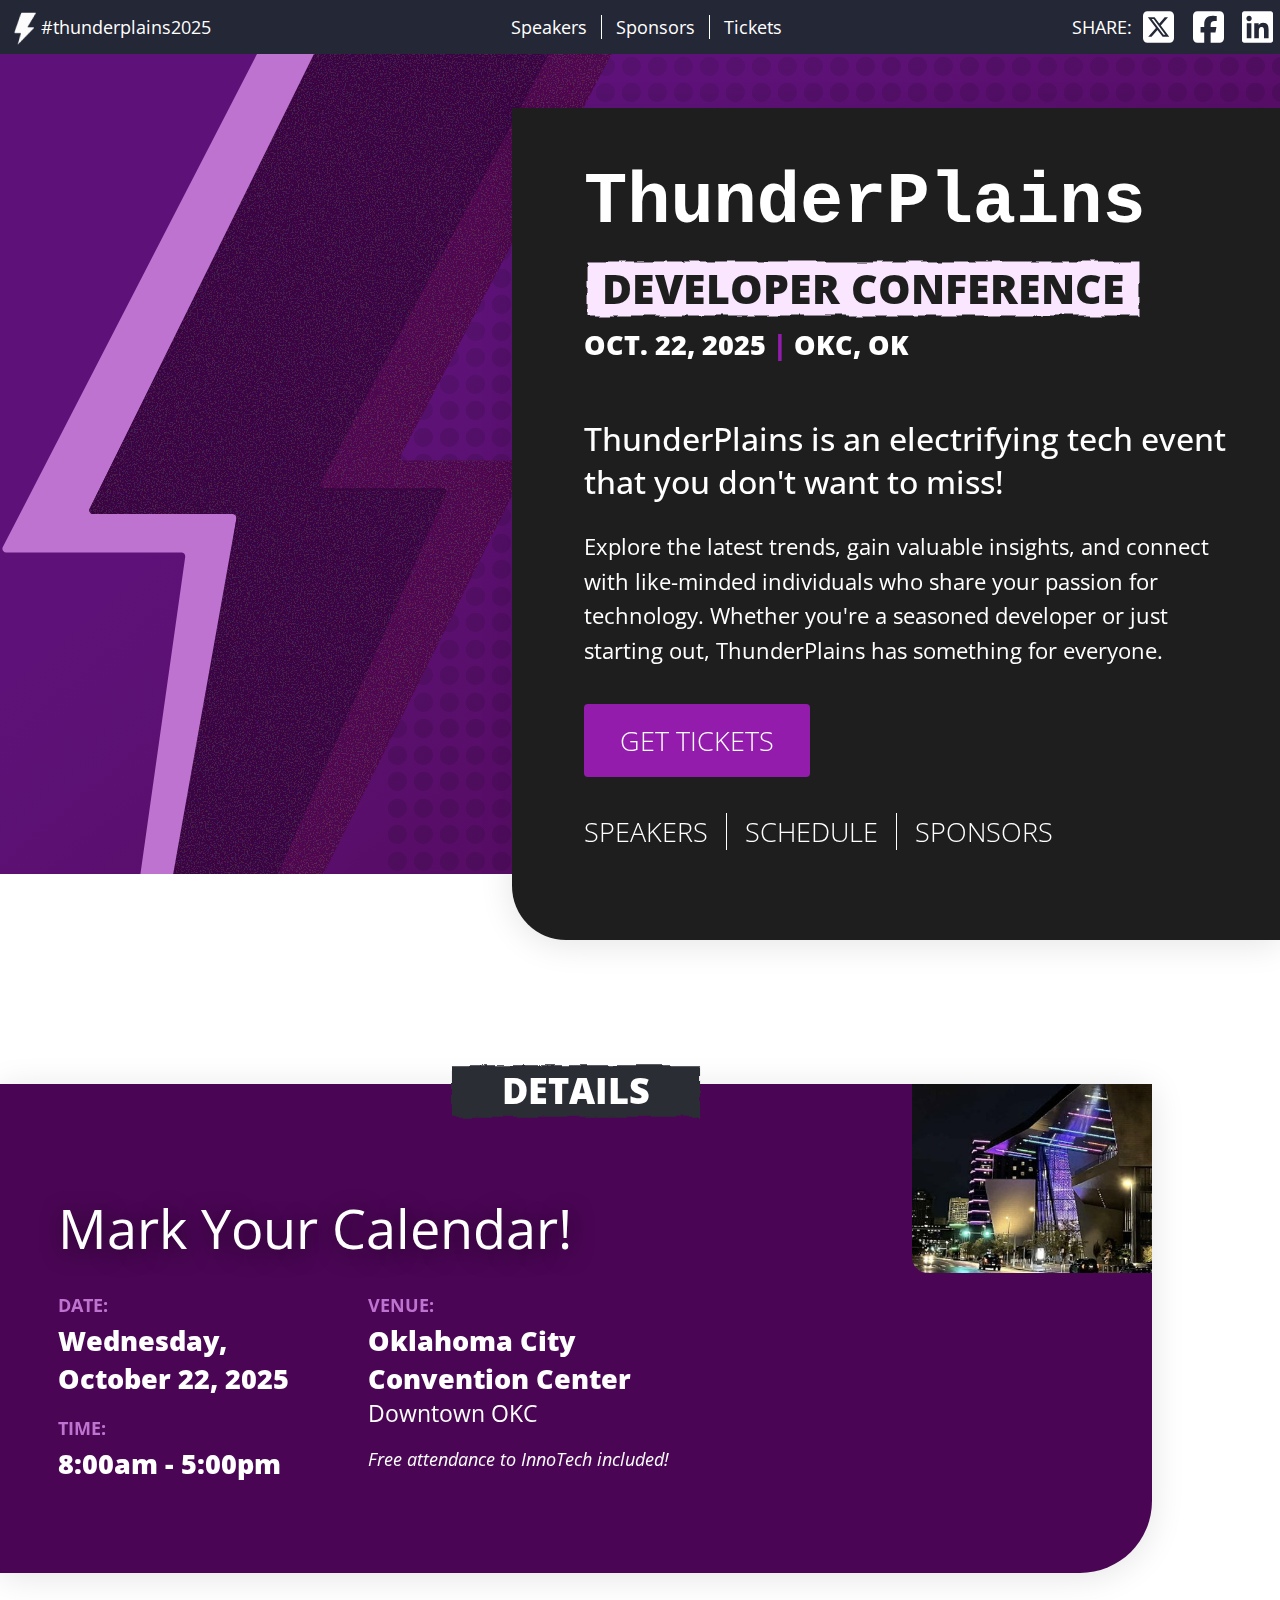
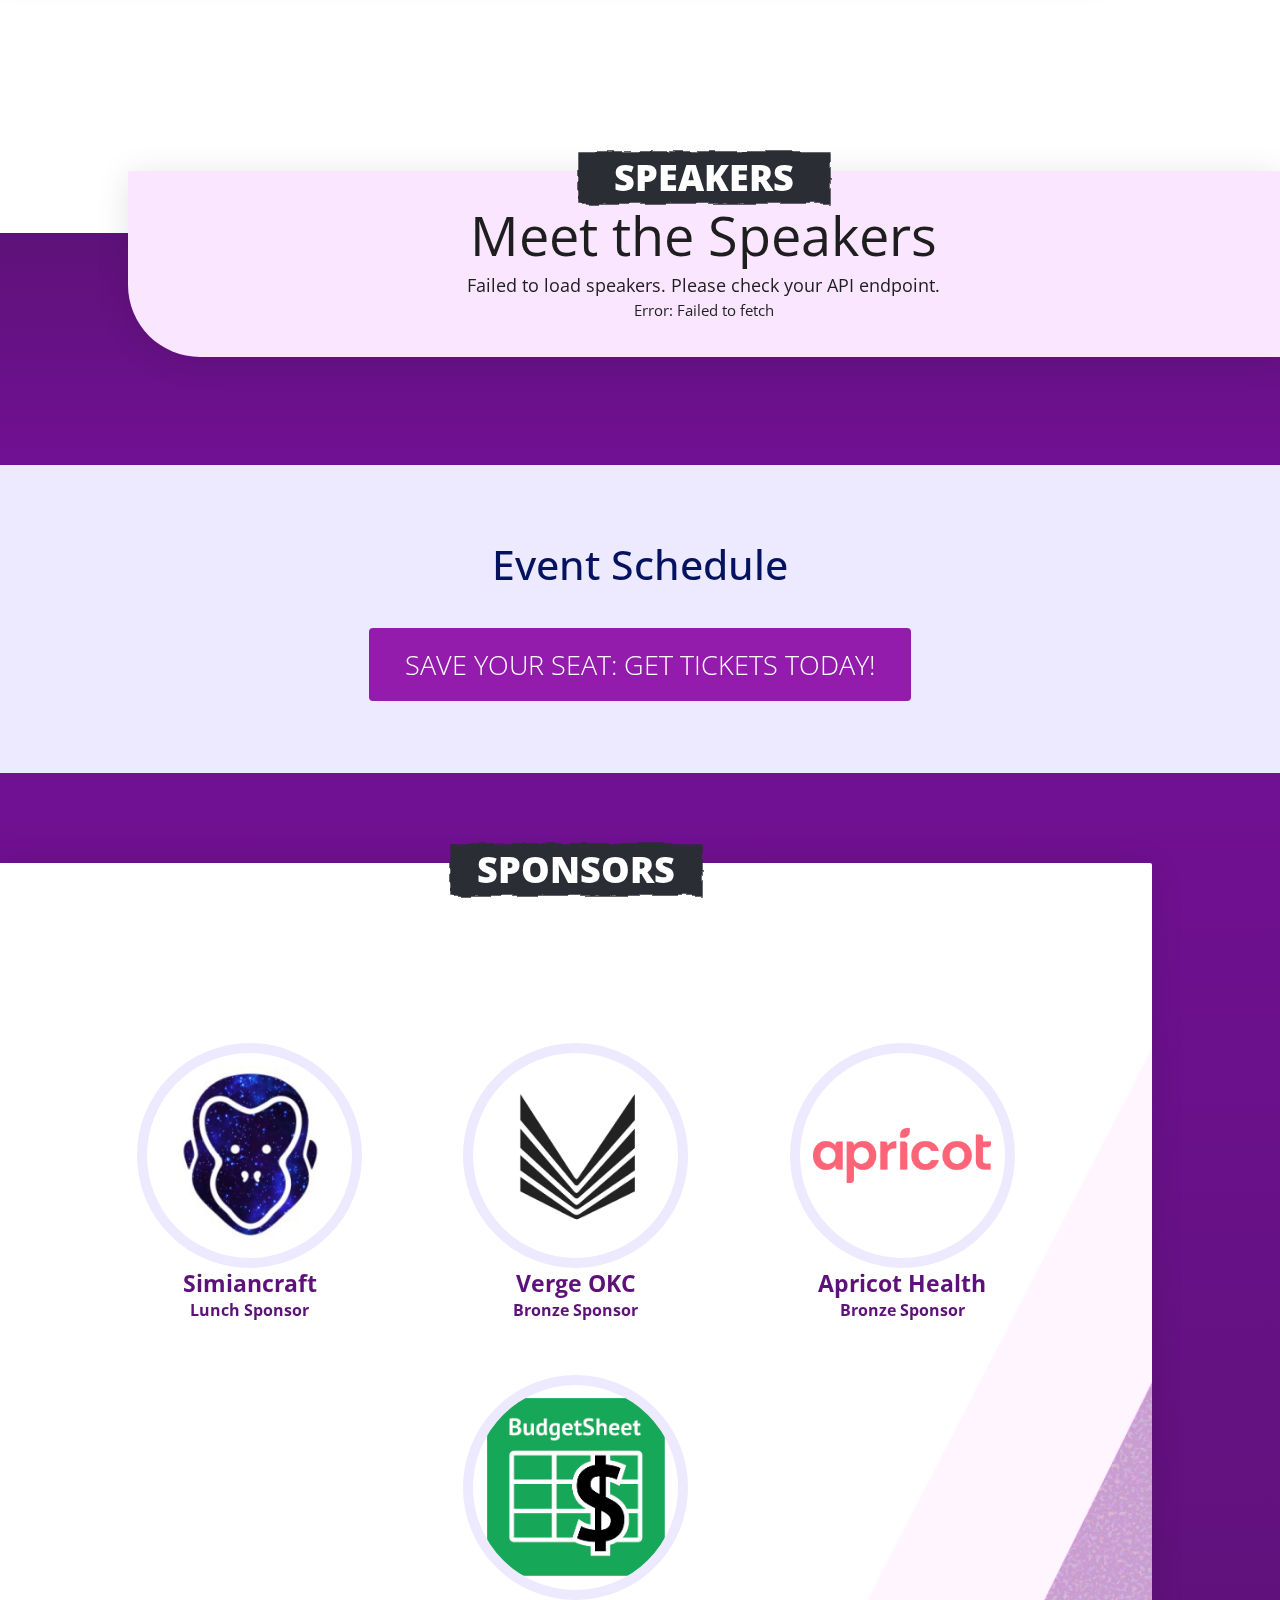
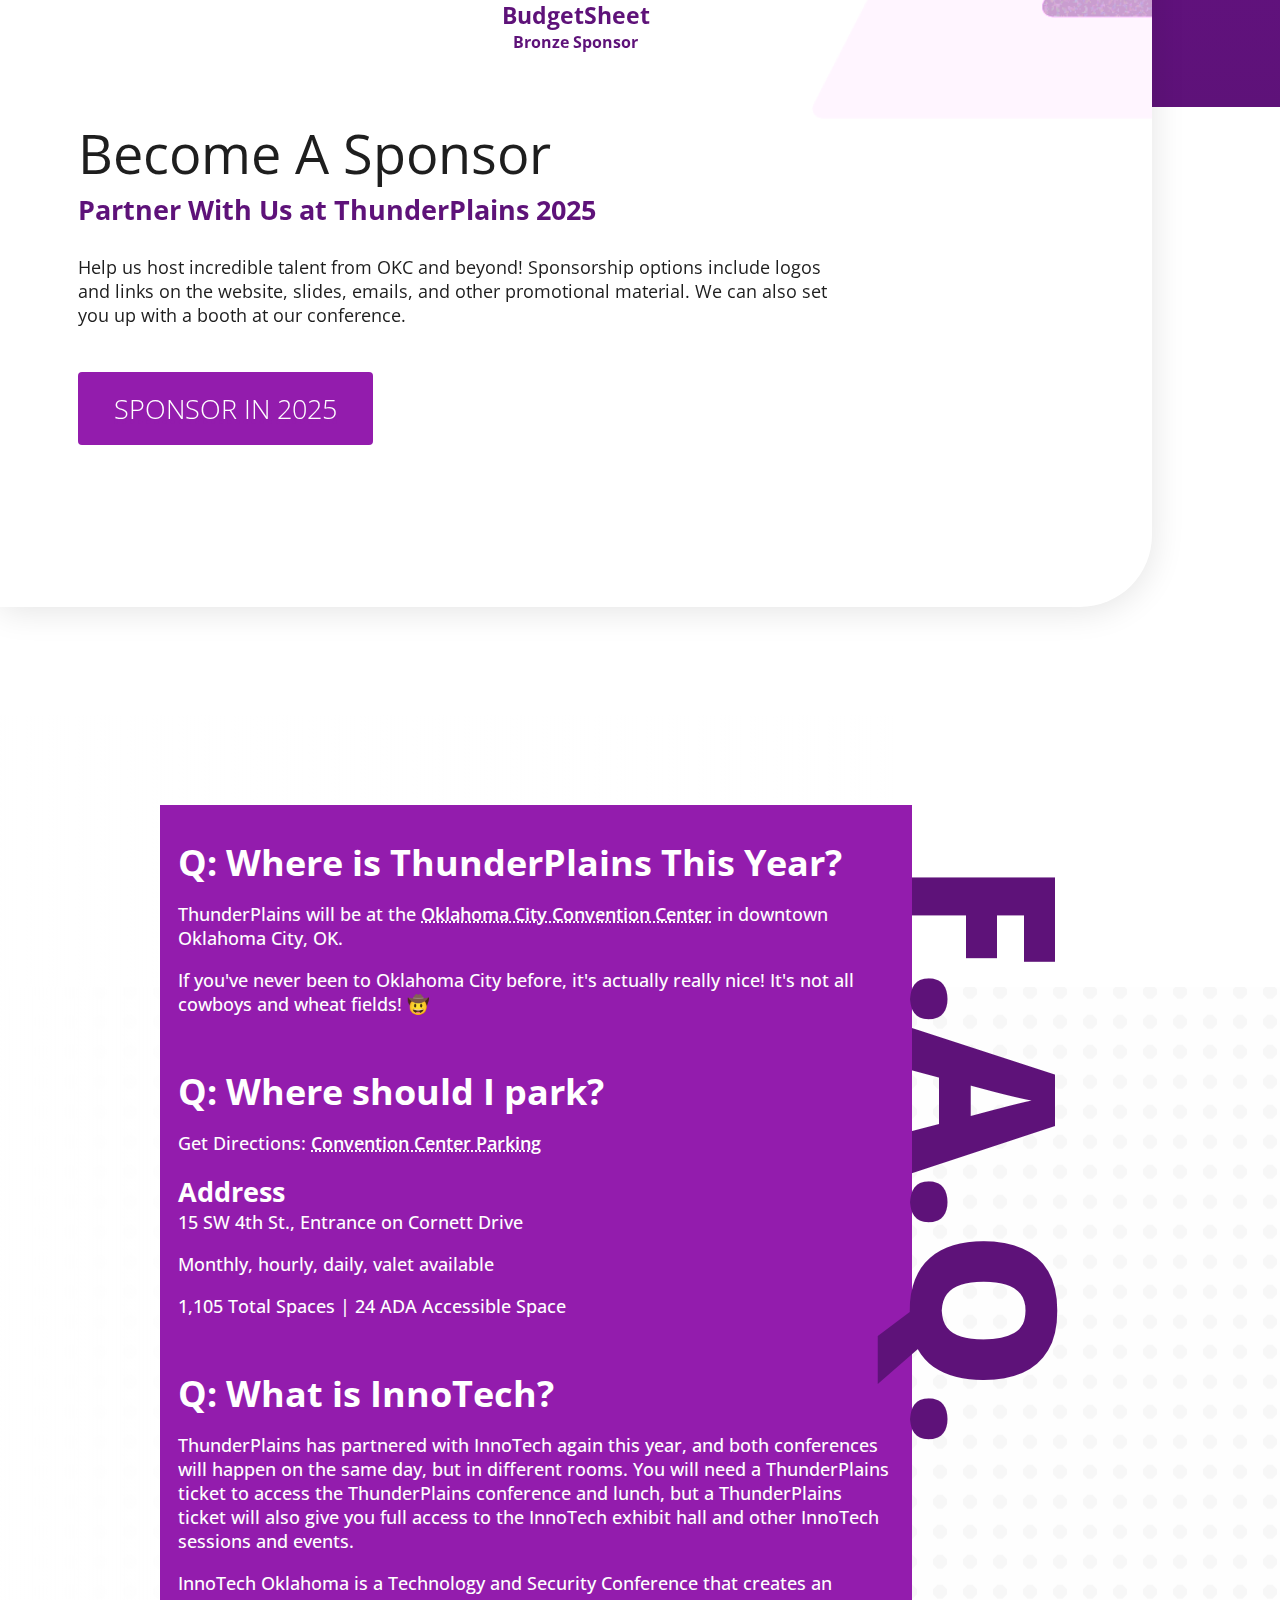
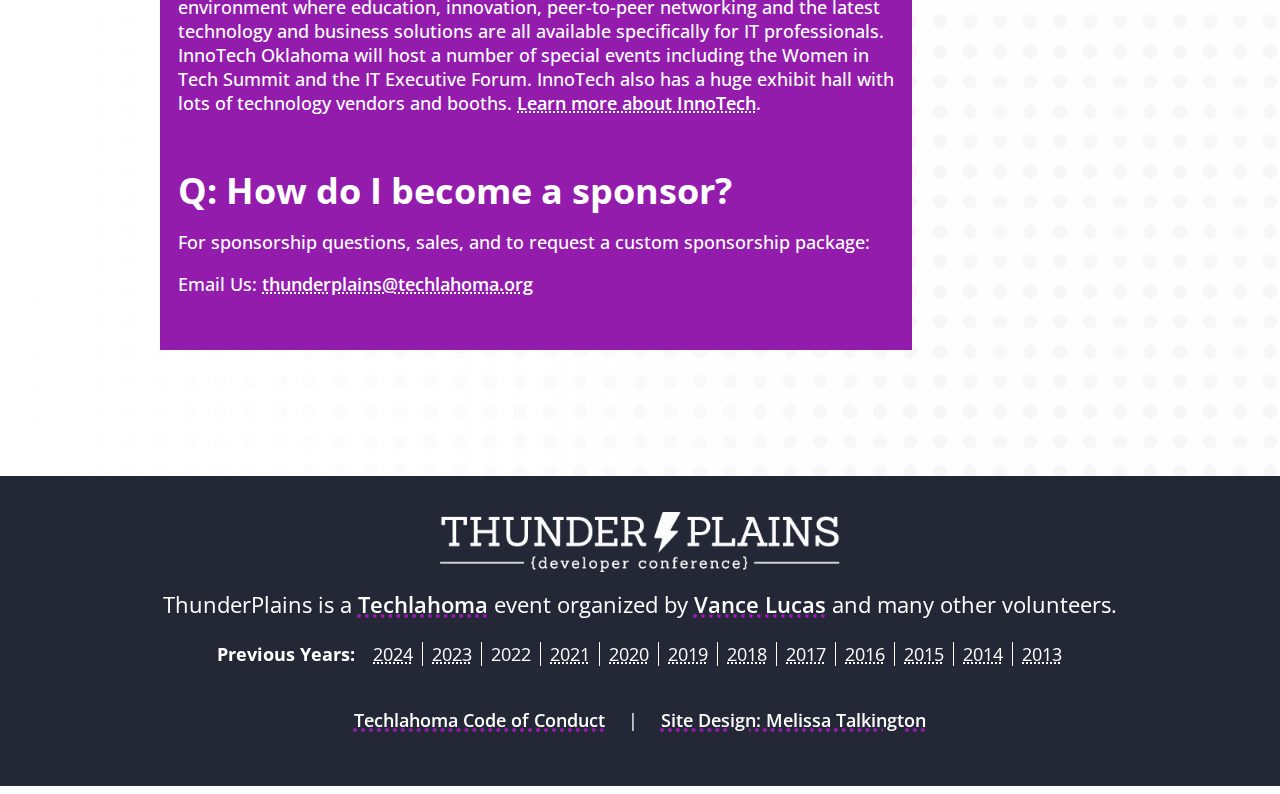
<file: index.html>
<!DOCTYPE html>
<html lang="en">
  <head>
    <meta charset="UTF-8" />
    <meta name="viewport" content="width=device-width, initial-scale=1.0" />
    <title>ThunderPlains</title>
    <link rel="stylesheet" href="styles.css" />
    <!--<link rel="stylesheet" href="thunderplains-lower.css">-->
  </head>
  <body>
    <header class="top-nav">
      <nav class="navbar">
        <div class="logo flex">
          <a href="https://twitter.com/ThunderPlains">
            <img class="logo-bolt" src="assets/tiny-bolt.png" alt="logo-bolt" />
            <span>#thunderplains2025</span>
          </a>
        </div>
        <div class="link-container">
          <ul class="links">
            <li class="link">
              <a href="#speakers">Speakers</a>
            </li>
            <li class="link">
              <a href="#sponsors">Sponsors</a>
            </li>
            <li class="link">
              <a href="https://ti.to/techlahoma/thunderplains-2025">Tickets</a>
            </li>
            <!--<li class="link">
              <a href="https://airtable.com/app1ec8sV8nSbCIAs/pagyxhjEDfCrZM2AE/form">Volunteers</a>
            </li>-->
          </ul>
        </div>
        <div class="socials">
          <p>Share:</p>
          <a
            href="https://x.com/intent/tweet?url=https%3A%2F%2F2025.thunderplainsconf.com%2F"
            target="_blank"
            rel="noopener noreferrer"
          >
            <img
              class="social-link"
              src="assets/x-twitter.svg"
              alt="Share on X"
            />
          </a>
          <a
            href="https://www.facebook.com/sharer/sharer.php?u=https%3A%2F%2F2025.thunderplainsconf.com%2F"
            target="_blank"
            rel="noopener noreferrer"
          >
            <img
              class="social-link"
              src="assets/facebook.svg"
              alt="Share on Facebook"
            />
          </a>
          <a
            href="https://www.linkedin.com/sharing/share-offsite/?url=https%3A%2F%2F2025.thunderplainsconf.com%2F"
            target="_blank"
            rel="noopener noreferrer"
          >
            <img
              class="social-link"
              src="assets/linked-in.svg"
              alt="Share on LinkedIn"
            />
          </a>
        </div>
      </nav>
    </header>
    <main>
      <section class="tplains-header">
        <div class="img-wrap">
          <img src="assets/HeaderBolt.svg" alt="ThunderPlains Lightning Bolt" />
        </div>

        <div class="flex flex-container">
          <div class="text-wrapper">
            <div class="copy-container">
              <h1 class="header-text">
                ThunderPlains
                <span class="sub-header"> Developer Conference</span>
              </h1>
              <span class="info"
                >OCT. 22, 2025 <span class="subhead-divider"> | </span>OKC,
                OK</span
              >

              <p class="comment">
                ThunderPlains is an electrifying tech event that you don't want
                to miss!
              </p>
              <p class="intro">
                Explore the latest trends, gain valuable insights, and connect
                with like-minded individuals who share your passion for
                technology. Whether you're a seasoned developer or just starting
                out, ThunderPlains has something for everyone.
              </p>
              <!-- <a
                href="https://sessionize.com/thunderplains-2025/"
                class="primary-btn"
              >
                <span class="btn-text"
                  >Submit A Talk <i class="fal fa-angle-right"></i
                ></span>
              </a>-->
              <a
                href="https://ti.to/techlahoma/thunderplains-2025"
                class="primary-btn"
              >
                <span class="btn-text"
                  >Get Tickets <i class="fal fa-ticket"></i
                ></span>
              </a>
              <div class="btn-container">
                <a href="#speakers"> Speakers </a>
                <a href="#schedule"> Schedule </a>
                <a href="#sponsors"> Sponsors </a>
                <!--<a href="https://airtable.com/app1ec8sV8nSbCIAs/pagyxhjEDfCrZM2AE/form">
                        Volunteer
                    </a>-->
              </div>
            </div>
          </div>
        </div>
      </section>

      <section class="event-details-wrapper">
        <div class="band-wrapper">
          <header class="section-head"><h2>Details</h2></header>
          <img
            src="assets/okc-convention-center.png"
            alt="OKC Convention Center"
            id="event-photo"
          />
          <div class="row-wrapper">
            <div class="details-info">
              <h3>Mark Your Calendar!</h3>
              <div class="details-info-col">
                <h4>Date:</h4>
                <h5>Wednesday,<br />October 22, 2025</h5>
                <h4>Time:</h4>
                <h5>8:00am - 5:00pm</h5>
              </div>
              <div class="details-info-col">
                <h4>Venue:</h4>
                <h5>
                  Oklahoma City Convention Center <span>Downtown OKC</span>
                </h5>
                <p>Free attendance to InnoTech included!</p>
              </div>
            </div>
          </div>
        </div>
      </section>
      <section id="speakers" class="speakers-wrapper">
        <div class="band-wrapper right">
          <header class="section-head"><h2>Speakers</h2></header>
          <div class="row-wrapper">
            <h3>Meet the Speakers</h3>
            <div id="speakers-container">
              <div class="loading">Loading speakers...</div>
            </div>

            <!--<div class="flex-wrapper">
              <div class="copy-wrap">
                <h3>Call for Speakers</h3>
                <h4>May 23, 2025 - July 31, 2025</h4>
                <p>
                  Attention Speakers! ThunderPlains 2025 is accepting proposals for speaking at our October 2025
                  conference. This is a web and mobile developer conference that focuses on JavaScript and related
                  technologies that make the web great. Get creative - we love to hear about new and different topics!
                </p>
                <a href="" class="primary-btn">Submit A Talk <i class="fal fa-angle-right"></i></a>
              </div>
              <div class="img-wrap">
                <img
                  src="assets/topics.png"
                  alt="Possible Topics to Cover at ThunderPlains including: JavaScript, HTML, CSS, UX, DX and more"
                />
              </div>
            </div>-->
          </div>
        </div>
      </section>
      <section id="schedule" class="schedule-wrapper">
        <div class="row-wrapper centered">
          <h2>Event Schedule</h2>

          <script
            type="text/javascript"
            src="https://sessionize.com/api/v2/8b5e9o8b/view/GridSmart"
          ></script>

          <div class="btn-wrapper">
            <a
              class="primary-btn"
              href="https://ti.to/techlahoma/thunderplains-2025/"
              >Save Your Seat: Get Tickets Today!</a
            >
          </div>
        </div>
      </section>
      <section class="sponsors-wrapper" id="sponsors">
        <div class="band-wrapper">
          <header class="section-head"><h2>Sponsors</h2></header>
          <div class="row-wrapper">
          <div class="sponsor-group">

              <div class="sponsor-list">

                <div class="sponsor-item">
                  <div class="s-wrap">
                    <a href="https://simiancraft.com/" title="Mobile App & Custom Dashboard Development Services">
                      <img src="/assets/sponsors/simiancraft.jpeg" alt="Simiancraft" width="450" height="450">
                    </a>
                    <h4>
                      Simiancraft
                      <span>Lunch Sponsor</span>
                    </h4>
                  </div>
                </div>
                <div class="sponsor-item">
                  <div class="s-wrap">
                    <a href="https://vergeokc.com/" title="The hub of entrepreneurship connections in OKC">
                      <img src="/assets/sponsors/vergeokc.png" alt="Verge OKC" width="450" height="450">
                    </a>
                    <h4>
                      Verge OKC
                      <span>Bronze Sponsor</span>
                    </h4>
                  </div>
                </div>
                <div class="sponsor-item">
                  <div class="s-wrap">
                    <a href="https://www.apricothealth.ai/" title="Home health documentation done in minutes, not hours">
                      <img src="/assets/sponsors/apricot.png" alt="Apricot Health" width="450" height="450">
                    </a>
                    <h4>
                      Apricot Health
                      <span>Bronze Sponsor</span>
                    </h4>
                  </div>
                </div>
                <div class="sponsor-item">
                  <div class="s-wrap">
                    <a href="https://www.budgetsheet.com/" title="Import Bank Transactions Into Google Sheets">
                      <img src="/assets/sponsors/budgetsheet.png" alt="BudgetSheet" width="450" height="450">
                    </a>
                    <h4>
                      BudgetSheet
                      <span>Bronze Sponsor</span>
                    </h4>
                  </div>
                </div>
            </div>
          </di>
          <div class="row-wrapper">
            <h3>Become A Sponsor</h3>
            <h4>Partner With Us at ThunderPlains 2025</h4>
            <p>
              Help us host incredible talent from OKC and beyond! Sponsorship
              options include logos and links on the website, slides, emails,
              and other promotional material. We can also set you up with a
              booth at our conference.
            </p>
            <a
              href="https://docs.google.com/document/d/1uCdIqSgcM_4pM2YFCLvF9TIDPEFZbrM8mvf7jUwLmtE/"
              class="primary-btn"
            >
              Sponsor in 2025
            </a>
          </div>
        </div>
      </section>
      <section id="faq">
        <div class="row-wrapper">
          <div class="faq-wrapper">
            <h2>F.A.Q.</h2>
            <div class="faq-list">
              <div class="faq-wrap">
                <h3 class="faq-q">Q: Where is ThunderPlains This Year?</h3>
                <div class="faq-a">
                  <p>
                    ThunderPlains will be at the
                    <a href="https://okcconventioncenter.com"
                      >Oklahoma City Convention Center</a
                    >
                    in downtown Oklahoma City, OK.
                  </p>
                  <p>
                    If you've never been to Oklahoma City before, it's actually
                    really nice! It's not all cowboys and wheat fields! 🤠
                  </p>
                </div>
              </div>
              <div class="faq-wrap">
                <h3 class="faq-q">Q: Where should I park?</h3>
                <div class="faq-a">
                  <p>
                    Get Directions:
                    <a
                      href="https://okcconventioncenter.com/attend/directions-parking/"
                    >
                      Convention Center Parking
                    </a>
                  </p>
                  <h4>Address</h4>
                  <p>15 SW 4th St., Entrance on Cornett Drive</p>
                  <p>Monthly, hourly, daily, valet available</p>
                  <p>1,105 Total Spaces | 24 ADA Accessible Space</p>
                </div>
              </div>
              <div class="faq-wrap">
                <h3 class="faq-q">Q: What is InnoTech?</h3>
                <div class="faq-a">
                  <p>
                    ThunderPlains has partnered with InnoTech again this year,
                    and both conferences will happen on the same day, but in
                    different rooms. You will need a ThunderPlains ticket to
                    access the ThunderPlains conference and lunch, but a
                    ThunderPlains ticket will also give you full access to the
                    InnoTech exhibit hall and other InnoTech sessions and
                    events.
                  </p>
                  <p>
                    InnoTech Oklahoma is a Technology and Security Conference
                    that creates an environment where education, innovation,
                    peer-to-peer networking and the latest technology and
                    business solutions are all available specifically for IT
                    professionals. InnoTech Oklahoma will host a number of
                    special events including the Women in Tech Summit and the IT
                    Executive Forum. InnoTech also has a huge exhibit hall with
                    lots of technology vendors and booths.
                    <a href="https://www.innotechok.com/"
                      >Learn more about InnoTech</a
                    >.
                  </p>
                </div>
              </div>
              <!--
              <div class="faq-wrap">
                <h3 class="faq-q">Q: Is lunch included?</h3>
                <div class="faq-a">
                  <p>
                    What kind of conference would we be with no food?! Every conference ticket comes with a full lunch
                    from your choice of one of two food trucks - tacos or pizza. If you have dietary restrictions,
                    please list them on your registration form so we can accomodate you. We will also have coffee
                    available in the morning, and water, tea, and lemonade available throughout the day.
                  </p>

                </div>
              </div>

              <div class="faq-wrap">
                <h3 class="faq-q">Q: What are lightning talks, and how will those sessions work?</h3>
                <div class="faq-a">
                  <p>
                    A lightning talk is your opportunity to speak on a topic of your choice for up to 5 minutes.
                    Aaron Krauss and Erich Keil are hosting and organizing the lightning talk sessions. They will
                    have a signup at the event for some speaker slots, but they also have some slots that you can
                    sign up for now. If you're interested, contact Aaron or Erich, or find their booth at the conference!
                  </p>

                </div>
              </div>
              
              <div class="faq-wrap">
                <h3 class="faq-q">Q: Is there any application available for this Conference?</h3>
                <div class="faq-a">
                  <p>Yes! There is a ready-to-use, mobile-friendly web application available for this Conference. No download needed.
                    <a href="https://thunderplains-2025.sessionize.com">Check out the TPlains 2025.</a>
                  </p>
                </div>
              </div>
              -->
              <div class="faq-wrap">
                <h3 class="faq-q">Q: How do I become a sponsor?</h3>
                <div class="faq-a">
                  <p>
                    For sponsorship questions, sales, and to request a custom
                    sponsorship package:
                  </p>
                  <p>
                    Email Us:
                    <a href="mailto:thunderplains@techlahoma.org"
                      >thunderplains@techlahoma.org</a
                    >
                  </p>
                </div>
              </div>
            </div>
          </div>
        </div>
      </section>
    </main>
    <footer class="footer">
      <div class="row-wrapper">
        <div class="f-logo-wrapper">
          <img
            src="assets/Logo_horizontal.png"
            alt="ThunderPlains"
            id="tp-logo"
            class="center"
          />
        </div>

        <div class="creds">
          <p>
            ThunderPlains is a
            <a href="https://www.techlahoma.org/">Techlahoma</a> event organized
            by <a href="https://vancelucas.com/">Vance Lucas</a> and many other
            volunteers.
          </p>
          <ul class="years-list">
            <li id="first-li">Previous Years:</li>
            <li><a href="https://2024.thunderplainsconf.com">2024</a></li>
            <li><a href="https://2023.thunderplainsconf.com">2023</a></li>
            <li>
              <span
                title="Sorry, no website is available"
                class="text-gray-200 no-underline cursor-not-allowed"
                >2022</span
              >
            </li>
            <li><a href="https://2021.thunderplainsconf.com">2021</a></li>
            <li><a href="https://2020.thunderplainsconf.com">2020</a></li>
            <li><a href="https://2019.thunderplainsconf.com">2019</a></li>
            <li><a href="https://2018.thunderplainsconf.com">2018</a></li>
            <li><a href="https://2017.thunderplainsconf.com">2017</a></li>
            <li><a href="https://2016.thunderplainsconf.com">2016</a></li>
            <li><a href="https://2015.thunderplainsconf.com">2015</a></li>
            <li><a href="https://2014.thunderplainsconf.com">2014</a></li>
            <li id="last-li">
              <a href="https://2013.thunderplainsconf.com">2013</a>
            </li>
          </ul>
          <p class="creds-links">
            <a
              href="https://www.techlahoma.org/code-of-conduct"
              class="text-gray-200 no-underline hover:text-gray-400"
              >Techlahoma Code of Conduct</a
            >
            |
            <a href="https://www.melissatalkington.com"
              >Site Design: Melissa Talkington</a
            >
          </p>
        </div>
      </div>
    </footer>
    <script>
      // ==========================================
      // SESSIONIZE API CONFIGURATION
      // ==========================================

      // Replace these with your actual Sessionize API endpoints
      const CONFIG = {
        // Get these URLs from your Sessionize event dashboard
        speakersEndpoint:
          "https://sessionize.com/api/v2/jgqre204/view/SpeakerWall",
        //scheduleEndpoint:
        //"https://sessionize.com/api/v2/8z8s6viv/view/GridSmart",
      };
      // ==========================================
      // UTILITY FUNCTIONS
      // ==========================================

      async function fetchSessionizeData(endpoint) {
        try {
          const response = await fetch(endpoint);
          if (!response.ok) {
            throw new Error(`HTTP error! status: ${response.status}`);
          }
          return await response.json();
        } catch (error) {
          console.error("API fetch error:", error);
          throw error;
        }
      }

      function formatTime(timeString) {
        // Convert time string to readable format
        if (!timeString) return "";
        const date = new Date(timeString);
        return date.toLocaleTimeString([], {
          hour: "2-digit",
          minute: "2-digit",
          hour12: true,
        });
      }

      function formatDate(dateString) {
        if (!dateString) return "";
        const date = new Date(dateString);
        return date.toLocaleDateString("en-US", {
          weekday: "long",
          year: "numeric",
          month: "long",
          day: "numeric",
        });
      }

      // ==========================================
      // SPEAKERS FUNCTIONALITY
      // ==========================================

      async function loadSpeakers() {
        const container = document.getElementById("speakers-container");

        try {
          const speakers = await fetchSessionizeData(CONFIG.speakersEndpoint);

          if (!speakers || speakers.length === 0) {
            container.innerHTML = '<div class="error">No speakers found.</div>';
            return;
          }

          const speakersHTML = speakers
            .map(
              (speaker) => `
                    <div class="speaker-card">
                        <img 
                            src="${
                              speaker.profilePicture ||
                              "/api/placeholder/120/120"
                            }" 
                            alt="${speaker.fullName}"
                            class="speaker-avatar"
                            onerror="this.src='/api/placeholder/120/120'"
                        >
                        <h4 class="speaker-name">${speaker.fullName}</h4>
                        <h5 class="speaker-title">${speaker.tagLine || ""}</h5>
                    </div>
                `
            )
            .join("");

          container.innerHTML = `<div class="speakers-grid">${speakersHTML}</div>`;
        } catch (error) {
          container.innerHTML = `
                    <div class="error">
                        Failed to load speakers. Please check your API endpoint.
                        <br><small>Error: ${error.message}</small>
                    </div>
                `;
        }
      }

      // ==========================================
      // SCHEDULE FUNCTIONALITY
      // ==========================================

      /* async function loadSchedule() {
        const container = document.getElementById("schedule-container");

        try {
          const scheduleData = await fetchSessionizeData(
            CONFIG.scheduleEndpoint
          );

          if (!scheduleData || scheduleData.length === 0) {
            container.innerHTML = '<div class="error">No schedule found.</div>';
            return;
          }

          let scheduleHTML = '<div class="schedule-container">';

          scheduleData.forEach((day) => {
            scheduleHTML += `
                        <div class="day-section">
                            <div class="day-title">${formatDate(day.date)}</div>
                    `;

            if (day.rooms && day.rooms.length > 0) {
              day.rooms.forEach((room) => {
                if (room.sessions && room.sessions.length > 0) {
                  room.sessions.forEach((session) => {
                    const speakers = session.speakers
                      ? session.speakers.map((s) => s.name).join(", ")
                      : "";

                    scheduleHTML += `
                                        <div class="session-item">
                                            <div class="session-time">
                                                ${formatTime(
                                                  session.startsAt
                                                )} - ${formatTime(
                      session.endsAt
                    )}
                                            </div>
                                            <div class="session-details">
                                                <div class="session-title">${
                                                  session.title
                                                }</div>
                                                ${
                                                  speakers
                                                    ? `<div class="session-speaker">👤 ${speakers}</div>`
                                                    : ""
                                                }
                                                ${
                                                  session.description
                                                    ? `<div class="session-description">${session.description}</div>`
                                                    : ""
                                                }
                                            </div>
                                        </div>
                                    `;
                  });
                }
              });
            }

            scheduleHTML += "</div>";
          });

          scheduleHTML += "</div>";
          container.innerHTML = scheduleHTML;
        } catch (error) {
          container.innerHTML = `
                    <div class="error">
                        Failed to load schedule. Please check your API endpoint.
                        <br><small>Error: ${error.message}</small>
                    </div>
                `;
        }
      }*/

      // ==========================================
      // INITIALIZE
      // ==========================================

      document.addEventListener("DOMContentLoaded", function () {
        // Load both speakers and schedule
        loadSpeakers();
        //loadSchedule();
      });
    </script>
  </body>
</html>
</file>
<file: styles.css>
/*** BASE STYLES & VARIABLES ***/
@import url('https://fonts.googleapis.com/css2?family=Open+Sans:ital,wght@0,300..800;1,300..800&family=PT+Mono&display=swap');
:root {
  --navy: #05125f;
  --blue: #2D3A88;
  --magenta: #931cad;
  --darkMagenta: #5e1279;
  --darkPlum: #4A0654;
  --medPlum: #BD73CF;
  --lgtPlum: #FAE6FF;
  --darkGrey: #242736;
  --darkBody: #1e1e1e;
  --lightPurple: #EDE9FE;
  --white: #fff;
  --header-gradient: linear-gradient(320deg, #4E074E  2.37%, #5E1279 67.37%);
  --tplains-font_mono: "PT Mono", monospace;
  --tplains-font_heading: "Open Sans", sans-serif;
  --tplains-font_body: "Open Sans", sans-serif;
  --default-transition: all 250ms ease-in-out;
  font-size: calc(15px + .390625vw);
}

* {
  margin: 0;
  padding: 0;
  box-sizing: border-box;
  text-decoration: none;
  list-style-type: none;
}

.hide {
  display: none !important;
  overflow: hidden !important;
}

.center {
  display: flex;
  justify-content: center;
  align-items: center;
  flex-flow: row wrap;
}
.centered{
  text-align: center;
}
.mt-8 {
  margin-top: 8rem;
}
a.primary-btn{
  background-color: var(--magenta);
  border-radius: 4px;
  padding: 1rem 2rem;
  font-weight: 300;
  font-size: 1.5rem;
  text-transform: uppercase;

  font-family: var(--tplains-font_heading);
  transition: var(--default-transition);
  color: var(--white);
  text-decoration: underline dotted 4px var(--magenta);
  display: inline-block;
}
a.primary-btn:focus,a.primary-btn:hover {
  background-color: var(--darkMagenta);
}
html,
body {
  width: 100%;
  height: 100%;
  margin: 0;
  padding: 0;
  color: var(--white);
  font-family: var(--tplains-font_body);
}
h1{
  font-family: var(--tplains-font_mono)
}
h2,
h3,
h4,
h5,
h6 {
  font-family: var(--tplains-font_heading);
}
h2{
  font-size: 2.25rem;
  font-weight: 500;
}
h3{
  font-size: 2rem;
}
h4{
  font-size: 1.5rem;
}
h5{
  font-size: 1.25rem;
}
h6{
  font-size: 1rem;
}
p{
  margin-bottom: 1rem;
}
section,
footer {
  width: 100%;
}
.row-wrapper {
  max-width: 1240px;
  width: 96%;
  margin: 0 auto;
  position: relative;
  z-index: 2;
}

.flex-grow {
  flex-grow: 1;
}

.flex {
  display: flex;
  justify-content: space-between;
  flex-flow: row wrap;
  align-items: center;
  gap: 1rem;
}

/* ----- Top Navigation Bar ----- */
.top-nav {
  background: var(--darkGrey);
  position: fixed;
  top: 0;
  left: 0;
  right: 0;
  z-index: 9;
}
.top-nav .row-wrapper {
  max-width: 1800px;
}
nav {
  display: flex;
  align-items: center;
  justify-content: space-between;
  min-height: 3rem;
}

/* Hashtag Wrapper */
.logo {
  display: none;
  margin: 0;
  font-size: 1rem;
}
.logo a {
  display: flex;
  align-items: center;
  color: var(--white);
  border: 2px solid transparent;
  padding: 0.1rem 0.5rem;
  border-radius: 8px;
  transition: var(--default-transition);
  background-color: rgba(94, 18, 121, 0);
}
.logo a:hover {
  border-color: var(--magenta);
  background-color: var(--darkMagenta);
}

/* Main Links */
.link-container{
  text-align: center;
  margin: auto;
}
.links {
  display: flex;
  padding: 0;
}
.link {
  border-right: 1px solid var(--white);
}
.link a {
  display: block;
  margin: 0 5px;
  padding: 0 0.5rem;
  color: var(--white);
  font-size: 1rem;
  transition: var(--default-transition);
  text-decoration: underline dotted 4px var(--darkGrey);
}
.link a:hover {
  text-decoration: underline dotted 4px var(--magenta);
}
.link:last-of-type {
  border-right: 0;
  padding-right: 0;
}

/* Social Share */
.socials {
  display: none;
  gap: 0.25rem;
  align-items: center;
  text-transform: uppercase;

}
.socials p{
  margin-bottom: 0;
}
.socials a {
  display: block;
  padding: 2px 4px;
  height: 45px;
  width: 45px;
  text-align: center;
  border-radius: 8px;
  border: 2px solid transparent;
  transition: var(--default-transition);
  background-color: rgba(94, 18, 121, 0);
}
.socials a:hover {
  border-color: var(--magenta);
  background-color: var(--darkMagenta);
}

/* ----- Banner Area ----- */
.tplains-header {
  position: relative;
  background: var(--header-gradient);
  z-index: 1;
  padding: 3rem 0;
  overflow: hidden;
  
}
.tplains-header::before {
  position: absolute;
  background-image: url("assets/dots.png");
  background-repeat: repeat;
  background-size: auto;
  content: " ";
  width: 70%;
  height: 100%;
  top: 0;
  left: 30%;
  opacity: 10%;
  z-index: 1;
  mix-blend-mode: multiply;
}
.tplains-header::after{
  position: absolute;
  bottom: 0;
  background-color: var(--white);
  content: " ";
  width: 100%;
  height:120px;
  left: 0;
  right: 0;
  z-index: 2;
}
/* Header Image */
.tplains-header .img-wrap{
  position: absolute;
  top: 0;
  left: 0;
  height: 100%;
  width: 50%;
  z-index: 1;
  overflow:hidden;
}
.tplains-header .img-wrap img {
  max-width: 100%;
  height: auto;
}

/* Header Text Area */
.text-wrapper {
  flex: 0 1 60%;
  color: var(--white);
  margin: auto;
  background-color: #1e1e1e;
  padding: 3rem 2rem;
  margin-right: 0;
  margin-top: 3rem;
  border-radius: 2px 0 0 3rem;
  position: relative;
  z-index:3;
  box-shadow: 0 4px 34px 0 rgba(0, 0, 0, 0.11);
}
.text-wrapper .copy-container{
  max-width: 690px;
  margin: auto ;
}

.subhead-divider {
  color: var(--magenta);
}
.info {
  font-family: var(--tplains-font_heading);
}
.info,
.sub-header,
.comment,
.intro {
  font-size: 1rem;
}
.header-text {
  font-size: 2rem;
  margin-bottom: 0;
}
.copy-container .info{
  font-weight: 800; 
}
.sub-header {
  display: inline-block;
  text-transform: uppercase;
  font-weight: 800;
  margin-top: 0;
  color: var(--darkBody);
  font-family: var(--tplains-font_heading);
  position: relative;
  background-image: url("assets/textbg_large.svg");
  background-position: center center;
  background-size: 100%;
  background-repeat: no-repeat;
  padding:  .5rem 1rem;
}

.comment {
  font-weight: 500;
  font-family: var(--tplains-font_heading);
  margin-top: 3rem;
}
.intro {
  font-family: var(--tplains-font_heading);
  margin-top: 1.5rem;
  line-height: 160%;
  margin-bottom: 2rem;
}


/* Header Buttons */
.btn-container {
  display: flex;
  gap: 1rem;
  flex-flow: column;
  margin: 2em 0;
}
.btn-container a{
  font-size: 1.25rem;
  font-weight: 300;
  color: var(--white);
  border-bottom: 1px solid var(--white);
  padding-bottom: 1rem;
  text-transform: uppercase;
  margin-top: 0;
  position: relative;
}
.btn-container a::after{
  content:">";
  position: absolute;
  right: 1rem;
}
.btn-container a:last-of-type{
  border-bottom: none;
  padding-bottom: 0;
}


/* ------ Band Styles ------*/
.band-wrapper{
  background-color: var(--white);
  padding: 2rem;
  width: 90%;
  margin-left: 0;
  border-radius: 0 2px 72px 0;
  margin-right: auto;
  box-shadow: 0 4px 34px 0 rgba(0, 0, 0, 0.11);
  margin-bottom: 3rem;
  margin-top: 2rem;
  position: relative;
  max-width: 1260px;
}
.band-wrapper .section-head{
  background-image: url("assets/textbg_small.svg");
  background-position: center center;
  background-size: contain;
  background-repeat: no-repeat;
  position: absolute;
  transform: translate(-50%,-100%);
  left: 50%;
  padding: 5px 3rem;
  z-index: 2;
}
.band-wrapper h2{
  font-size: 2rem;
  color: var(--white);
  text-align: center;
  font-weight: 800;
  text-transform: uppercase;
}
.band-wrapper h3{
  font-size: 3rem;
  font-weight: 400;
  line-height: 105%;
  margin-bottom: .5rem;
}
.band-wrapper.right{
  margin-right: 0;
  margin-left: auto;
  border-radius: 2px 0 0 72px;
}
/* ------ Event Details Band ------ */
section.event-details-wrapper {
  background-color: var(--white);
  padding: 3rem 0;
}
.event-details-wrapper .band-wrapper{
  background-color: var(--darkPlum);
}
.event-details-wrapper img{
  position: absolute;
  top: 0;
  right: 0;
  max-width: 240px;
}
.details-info{
  padding: 2rem 0;
  display: flex;
  width: 100%;
  flex-flow: row wrap;
  max-width: 620px;
  padding-top: 80px;
}
.details-info h3{
  flex: 1 0 100%;
  margin-bottom: 2rem;
  text-shadow: 2px 4px 21px #0009;
}
.details-info .details-info-col{
  flex: 1 0 100%;
  padding: 0;
}
.details-info .details-info-col h4{
  font-size: 1rem;
  text-transform: uppercase;
  margin-bottom: 0.3rem;
  color: var(--medPlum);
}
.details-info .details-info-col h5{
  font-size: 1.5rem;
  margin-bottom: 1rem;
  font-family: var(--tplains-font_body);
  color: var(--white);
  font-weight: 800;
  line-height: 1.4;
}
.details-info .details-info-col h5 span{
  font-size: 1.25rem;
  font-weight: 400;
  display: block;
}
.details-info .details-info-col p{
  font-size: 1rem;
  font-style: italic;
  color: var(--white);
}

/* ------ SPEAKERS WRAPPER ------ */
.speakers-wrapper{
  padding: 3rem 0;
  text-align: center;
  color: var(--darkBody);
  background: linear-gradient(180deg, #FFF 0.76%, #FFF 39.46%, #5E1279 39.46%, #701092 97.49%); 
}
.speakers-wrapper .flex-wrapper{
  display: flex;
  justify-content: space-between;
  align-items: center;
  flex-flow: row wrap;
  margin: 0 auto;
}
.speakers-wrapper .band-wrapper{
  background-color: var(--lgtPlum);
}
.speakers-wrapper .flex-wrapper .copy-wrap{
  flex: 1 0 50%;
  text-align: left;
  padding: 2rem 0;
}
.speakers-wrapper .flex-wrapper .copy-wrap h4{
  color: var(--darkMagenta);
  margin-bottom: 1.5rem;
}
.speakers-wrapper .flex-wrapper .copy-wrap .primary-btn{
  margin-top: 1.5rem;
}
.speakers-wrapper .flex-wrapper .img-wrap{
  flex: 0 1 250px;
  padding: 2rem 1rem;
  
}
.speakers-wrapper .flex-wrapper .img-wrap img{
  width: 100%;
  height: auto;
}
.speakers-wrapper p{
  color: var(--darkGrey);
}

.speaker-row{
  display: flex;
  justify-content: space-between;
  align-items: stretch;
  flex-flow: row wrap;
}
.speaker-item{
  flex: 0 1 100%;
  padding: 1rem;
  border: 2px solid var(--lightPurple);
  border-radius: 8px;
  margin: 4rem 1rem 1rem;
}
@media all and (min-width: 750px){
  .speaker-item{
    flex: 0 1 45%;
    padding: 1rem;
    border: 2px solid var(--lightPurple);
    border-radius: 8px;
    margin: 4rem 1rem 1rem;
  }
}
.speaker-item .img-wrapper{
  width: 250px;
  height: 250px;
  overflow: hidden;
  border-radius: 1rem;
  transform: rotate(7deg);
  margin-bottom: 1rem;
  border: 10px solid var(--white);
  box-shadow: 0 2px 10px 8px rgba(0,0,0,.11);
  margin-top: -2rem;
}
.speaker-item .img-wrapper img{
  width: auto;
  height: 100%;
}
.speaker-item .copy-wrapper h3{
  color: var(--darkMagenta);
}
.speaker-item .copy-wrapper h3 span{
  display: block;
  font-size: .5em;
  color: var(--magenta);
}
.speaker-item .copy-wrapper p{
  text-align: left;
  margin: 1rem auto;
  max-width: 96%;
  line-height: 140%;
}

/* ------ SCHEDULE WRAPPER ------ */
.schedule-wrapper{
  padding: 4rem 0;
  background-color: var(--lightPurple);
  color: var(--navy);
}
.schedule-wrapper .btn-wrapper{
  margin-top: 2rem;
}

/* ----- FAQ Section Styles ----- */
#faq{
  position: relative;
  padding: 3rem 0;
}
#faq .faq-wrapper h2{
  top: -49px;
  position: absolute;
  left: 18px;
  font-weight: bold;
  font-size: 48px;
  color: var(--darkMagenta);
}
#faq .row-wrapper{
  position: relative;
  z-index: 3;
  max-width: 960px;
}
#faq .faq-wrapper{
  max-width: 752px;
  width: 96%;
  position: relative;
  z-index: 2;
  background-color: var(--magenta);
  color: white;
  margin: 2rem auto;
}
#faq .faq-list{
  padding: 1rem;
}
.faq-wrap{
  padding: 1rem 0;
}
.faq-q{
  color: white;
  margin-bottom: 1rem;
  line-height: 120%;
}
.faq-a{
  color: var(--white);
  font-weight: 500;
}
.faq-a a{
    color: var(--white);
    display: inline-block;
    font-weight: 600;
    text-decoration: underline dotted 2px var(--white);
    transition: var(--default-transition);
  }
.faq-a a:focus, .faq-a a:hover {
  text-decoration: underline solid 2px var(--white);
}
#faq::before{
  opacity: 0.03;
  background-repeat: repeat;
  background-position: center center;
  background-image: radial-gradient(black 7px, transparent 0);
  background-size: 30px 30px;
  background-color: lightgray;
  content: " ";
  position: absolute;
  top: 20%;
  bottom: 0;
  left: 0;
  right: 0;
  height: 80%;
  width: 100%;
  z-index: 0;
}
#faq::after{
  background: linear-gradient(90deg, #FFF 0%, rgba(255, 255, 255, 0.00) 105.67%);
  position: absolute;
  top: 0;
  bottom: 0;
  height: 100%;
  left: 0;
  right: 30%;
  width: 70%;
  content: '';
  z-index: 1;
}



/* ----- Sponsors Section Styles ----- */

.sponsors-wrapper{
  padding: 3rem 0;
  background: linear-gradient(360deg, #FFF 0.76%, #FFF 39.46%, #5E1279 39.46%, #701092 97.49%); 
  color: var(--darkBody)
} 
.sponsors-wrapper .band-wrapper::after{
  content: "";
  height: 100%;
  width: 30%;
  position: absolute;
  top: 0;
  right: 0;
  background-image: url("assets/HeaderBolt.svg");
  background-position: 0 30%;
  background-size: auto 250%;
  background-repeat: no-repeat;
  border-radius: 0 0 72px 0;
  opacity: .4;
  mix-blend-mode: hard-light;
}
.sponsors-wrapper .row-wrapper >p{
  max-width: 750px;
  margin: 1.5rem auto 1rem 0;
}
.sponsors-wrapper .row-wrapper >.primary-btn{
  margin-top: 1.5rem;
}
.sponsors-wrapper .row-wrapper{
  padding: 2rem 0;
}
.sponsors-wrapper h4{
  color: var(--darkMagenta);
}
.sponsor-group{
  margin-top: 2rem;
  padding-top: 1rem;
  margin-bottom: 3rem;
}
.sponsor-group header{
  border-bottom: 1px solid white;
  width: 100%;
  display: flex;
  justify-content: space-between;
  margin-bottom: 1rem;
  align-items: center;
  flex-flow: column;
}
.sponsor-group header h3{
  margin-top: 0;
  margin-bottom: .5rem;
}
.sponsor-group header a{
  text-decoration: none;
  font-weight: 600;
  text-transform: uppercase;
}
.sponsor-list{
  display: flex;
  justify-content: center;
  align-items: stretch;
  margin-top: 2rem;
  flex-flow: row wrap;
}
.sponsor-list .sponsor-item{
  margin: 1rem;
  flex: 0 1 80%;
}
.sponsor-list .sponsor-item .s-wrap{
  display: flex;
  flex-flow: row wrap;
  margin-bottom: 1rem;
  align-items: center;
  text-align: left;
}
.sponsor-list .sponsor-item a{
  flex: 0 1 125px;
  background-color: white;
  aspect-ratio: 1/1;
  display: flex;
  padding: 1rem .75rem;
  border-radius: 300px;
  align-items: center;
  justify-content: center;
  overflow: hidden;
  border: 5px solid var(--lightPurple);
  margin-right: 1rem;
  position: relative;
}
.sponsor-list .sponsor-item a img{
  width: 100%;
  max-width: 350px;
  height: auto;
}
.sponsor-list .sponsor-item h4{
  font-size: 1.25rem;
}
.sponsor-list .sponsor-item h4 span{
  display: block;
  font-size: .7em;
}

/*
/* ------ FOOTER ------ */
footer.footer{
  width: 100%;
  background-color: var(--darkGrey);
  padding: 2rem 0;
  text-align: center;
}
footer img {
  width: 55%;
  max-width: 400px;
  margin: 0 auto 1rem;
}
.footer p a{
  color: var(--white);
  font-weight: 600;
  text-decoration: underline dotted 4px var(--magenta);
  transition: var(--default-transition);
}
.footer p a:focus, .footer p a:hover {
  text-decoration: underline solid 4px var(--magenta);
  color: var(--lightPurple);
}
.footer p {
  font-size: 1.2rem;
}
.footer p.creds-links{
  font-size: 1rem;
}
.footer p.creds-links a{
  display: inline-block;
  padding: 0 1rem;
}
.footer .years-list {
  margin: 1rem auto 2rem;
  display: flex;
  justify-content: center;
  align-items: center;
  flex-flow: row wrap;
}
.footer .years-list li {
  width: auto;
  padding: 0 0.5rem;
  margin: 0.3rem 0;
  border-right: solid 0.1rem var(--white);
  color: var(--white);
}
.footer .years-list li a{
  color: var(--white);
  text-decoration: underline dotted 2px var(--white);
}
.footer .years-list li a:hover, .footer .years-list li a:focus {
  text-decoration: underline solid 2px var(--white);
}
.footer .years-list li:first-of-type {
  font-weight: 700;
  border: none;
}
.footer .years-list li:last-of-type {
  border-right: none;
}

/* ------ Large Phone Styles ------- */
@media (min-width: 550px) {
  
  .info {
    font-size: 1.5rem;
  }
  .header-text {
    font-size: 3rem;
  }
  .sub-header {
    font-size: 1.65rem;
  }
  .comment {
    font-size: 1.75rem;
  }
  .intro {
    font-size: 1.2rem;
  }
  /* Header Buttons */
  .btn-container {
    flex-flow: row wrap;
  }
  .btn-container a{
    font-size: 1.5rem;
    border-right: 1px solid var(--white);
    padding-right: 1rem;
    border-bottom:0;
    padding-bottom:0;
  }
  .btn-container a::after{
    display: none;
  }
  .btn-container a:last-of-type{
    border-right: none;
    padding-right: 0;
    
  }

}

@media all and (min-width: 660px){
  .text-wrapper .copy-container{
    margin-left: 2rem;
  }
  .header-text {
    font-size: 4rem;
  }
  .sub-header {
    font-size: 2.25rem;
  }
  .details-info .details-info-col{
    flex: 1 0 50%;
    text-align: left;
  }
}
/* ------ Large Tablet Styles ------ */
@media all and (min-width: 750px){

  .logo, .socials{
    display: flex;
  }
  .img-wrapper {
    flex: 0 1 40%;
  }
  .header-img {
    max-width: 600px;
  }
  
  
  /* ------ Sponsors ------ */
  .sponsor-group header{
    flex-flow: row;
  }
  .sponsor-list .sponsor-item{
    margin: 1rem;
    flex: 0 1 28%;
  }
  .sponsor-list .sponsor-item .s-wrap{
    text-align: center;
    flex-flow: column;
  }
  .sponsor-list .sponsor-item .s-wrap a{
    margin-right: 0;
    flex: 0 1 225px;
  }
  footer #f1 img {
    width: 35%;
  }

}


/* ------ Large Tablet Styles ------ */
@media all and (min-width: 960px){

  
  
}

/* ------ Laptop Styles ------ */
@media all and (min-width: 1024px){
  :root {
    font-size: 18px;
  }

  #faq .faq-wrapper{
    margin: 2rem auto 4rem 0;
  }
  #faq .faq-wrapper h2{
    position: absolute;
    font-size: 200px;
    font-style: normal;
    font-weight: 800;
    transform: rotate(90deg);
    left: 71.25%;
    top: 250px;
    line-height: 1;
  }
  .sponsor-list .sponsor-item a{
    border: 10px solid var(--lightPurple);
  }
}


/* ------ Large Desktop Styles ------ */
@media all and (min-width: 1260px){
  /* Header Buttons */
  
}
</file>
<file: thunderplains-lower.css>
/*** BASE STYLES & VARIABLES ***/

:root {
  --navy: #05125f;
  --magenta: #931cad;
  --darkMagenta: #5E1279;
  --darkGrey: #242736;
  --white: #fff;
  --header-gradient: linear-gradient(320deg,#5e1279 2.37%,#05125f 67.37%)
}

* {
  margin: 0;
  padding: 0;
  box-sizing: border-box;
  text-decoration: none;
  list-style-type: none;
}

.hide {
  display: none !important;
  overflow: hidden !important;
}

.center {
  display: flex;
  justify-content: center;
  align-items: center;
  flex-flow: row wrap;
}

html,
body {
  width: 100%;
  height: 100%;
}

section,
footer {
  width: 100%;
}

/* SECTION */
section {
  background-color: #fff;
  color: var(--navy);
  padding: 5rem 0;
}

section #s1 {
  width: 90%;
}

section #s1 h3 {
  font-size: 1.5rem;
  margin: 1rem 0;
}

section #s1 img {
  width: 100%;
}

section #s2 {
  width: 80%;
  padding-top: 2rem;
  align-items: flex-start;
  flex-direction: column;
}

section #s2-2,
section #s2-3 {
  align-items: flex-start;
  flex-direction: column;
}

section #s2-3 {
  font-size: 2rem;
  padding-top: 2rem;
}

section #s2-2 h5,
section #s2-3 h5 {
  font-size: 1rem;
  text-transform: uppercase;
  margin-bottom: 0.3rem;
  color: #000;
}

section #s2-2 h6,
section #s2-3 h6 {
  font-size: 1.2rem;
  margin-bottom: 0.3rem;
}

section #s2-2 h6 {
  text-transform: uppercase;
}

section #s2-3 p {
  font-size: 1rem;
  font-style: italic;
  color: #000;
}

section #photo-wrapper {
  width: 90%;
  padding-top: 2rem;
}

section #photo-wrapper img {
  width: 100%;
}

/* FOOTER */
footer #f1 {
  width: 100%;
  background-color: var(--darkGrey);  
  padding: 2rem 0;
} 

footer #f1 img {
  width: 55%;
}

footer #f2 {
  width: 100%;
  background-color: var(--magenta);
  color: #fff;
  text-align: center;
  padding: 2rem 0;
}

footer #f2 p {
  width: 85%; 
}

footer #f2 a {
  color: #fff;
}

footer #f2-p1 {
  font-size: 1.2rem;
}

footer #f2-p2 {
  font-size: 0.8rem;
  margin: 1rem 0;
  font-style: italic;
}

footer #f2 ul {
  width: 85%;
  margin-top: 1rem;
}

footer #f2 ul li {
  width: auto;
  padding: 0 0.5rem;
  margin: 0.3rem 0;
  border-right: solid 0.1rem #fff;
}

footer #f2 ul #first-li {
  font-weight: 700;
  border: none;
}

footer #f2 ul #last-li {
  border-right: none;
}

/** TABLET STYLES ***/
@media (min-width: 768px) {
  section #s1 h3 {
    font-size: 2.5rem;
  }
  
  section .div-third {
    width: 30%;
  }
  
  section #s2{
    flex-direction: row;
  }
  
  section #s2-2 {
    padding-left: 7rem;
  }
  
  section #s2-3 {
    padding-left: 5rem;
  }
  
  section #photo-wrapper {
    width: 25%;
    padding-top: none;
  }
  
  section #photo-wrapper img {
    width: 100%;
    position: relative;
    z-index: 3;
  }
  
  footer #f1 img {
    width: 35%;
  }
}

/** DESKTOP STYLES ***/
@media (min-width: 1200PX) {

}
</file>
